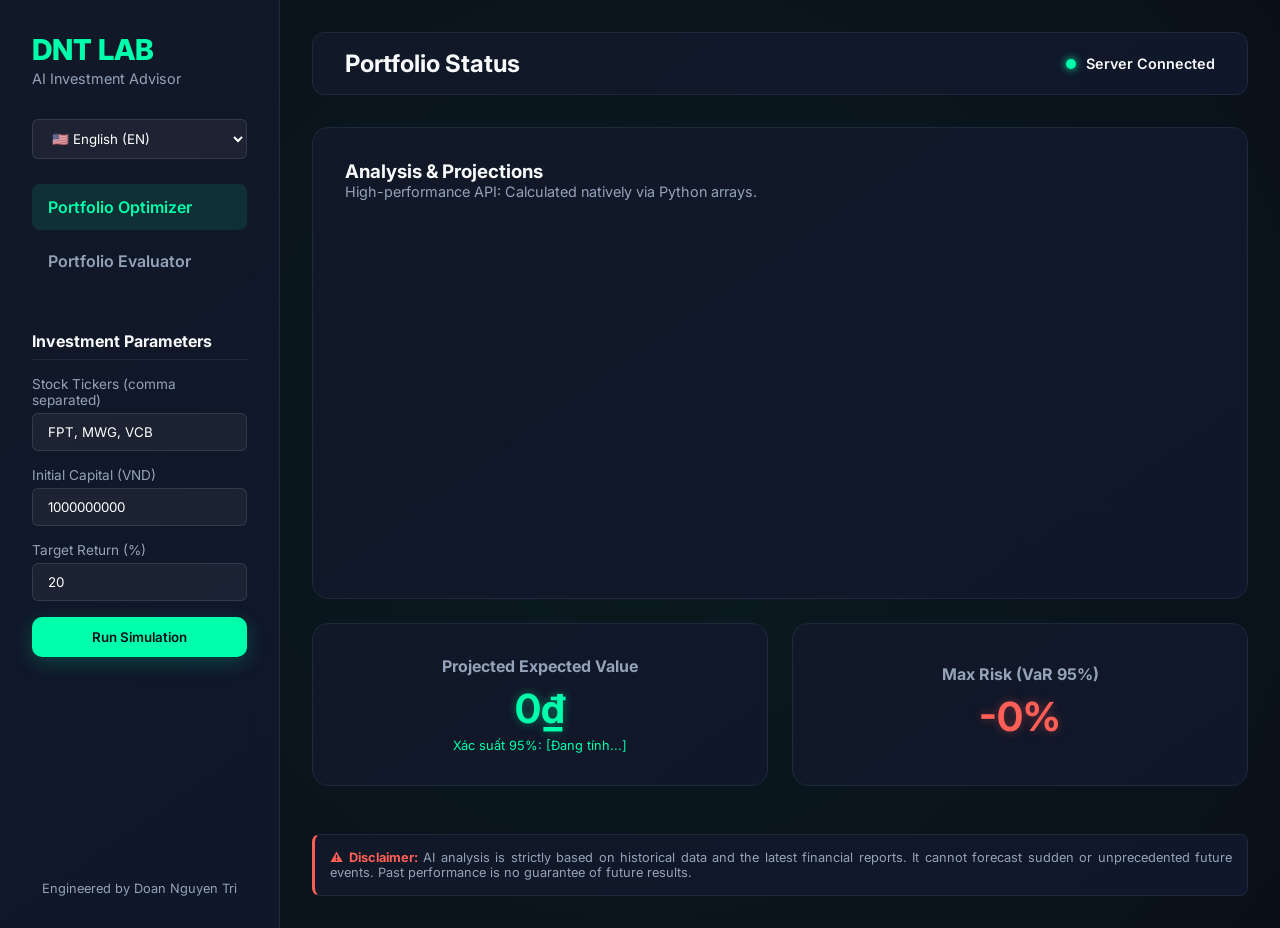
<file: dnt_quant_lab/frontend/index.html>
<!DOCTYPE html>
<html lang="en">
<head>
    <meta charset="UTF-8">
    <meta name="viewport" content="width=device-width, initial-scale=1.0">
    <title>DNT Quant Lab</title>
    <link rel="stylesheet" href="style.css">
    <!-- Import Plotly.js for frontend chart rendering -->
    <script src="https://cdn.plot.ly/plotly-2.35.2.min.js" charset="utf-8"></script>
    <link href="https://fonts.googleapis.com/css2?family=Inter:wght@300;400;600;700;800&display=swap" rel="stylesheet">
</head>
<body>
    <div class="background-effect"></div>
    
    <div class="dashboard-container">
        <!-- Sidebar -->
        <aside class="sidebar glass-panel">
            <h1 class="logo">DNT LAB</h1>
            <p class="subtitle" data-i18n="subtitle">AI Investment Advisor</p>
            
            <div style="margin-bottom: 25px;">
                <select id="lang-selector" class="glass-input" style="width: 100%; cursor: pointer;">
                    <option value="en" selected>🇺🇸 English (EN)</option>
                    <option value="vi">🇻🇳 Tiếng Việt (VI)</option>
                </select>
            </div>
            
            <nav class="nav-menu">
                <a href="#" class="nav-item active" data-i18n="nav_opt">Portfolio Optimizer</a>
                <a href="#" class="nav-item" data-i18n="nav_eval">Portfolio Evaluator</a>
            </nav>
            
            <div class="user-inputs">
                <!-- Mode 1: Optimizer -->
                <div id="mode-optimizer">
                    <h3 data-i18n="params_title">Investment Parameters</h3>
                <div class="input-group">
                    <label data-i18n="label_tickers">Mã Cổ phiếu (Cách nhau bởi dấu phẩy)</label>
                    <input type="text" id="tickers-input" placeholder="e.g. FPT, MWG, VCB" class="glass-input" data-i18n-ph="ph_tickers" value="FPT, MWG, VCB">
                </div>
                <div class="input-group">
                    <label data-i18n="label_capital">Initial Capital (VND)</label>
                    <input type="number" id="capital-input" placeholder="e.g. 1,000,000,000" class="glass-input" data-i18n-ph="ph_capital" value="1000000000">
                </div>
                <div class="input-group">
                    <label data-i18n="label_return">Target Return (%)</label>
                    <input type="number" id="target-return" placeholder="20%" class="glass-input" value="20">
                </div>
                <div style="display: flex; gap: 10px; margin-top: 1rem;">
                    <button class="action-btn" id="run-btn" data-i18n="btn_run" style="flex: 1; margin-top: 0;">Run Simulation</button>
                    <button class="action-btn" id="stress-btn" data-i18n="btn_stress" style="background-color: var(--neon-alert); margin-top: 0; display: none;" title="VNI -50 điểm rớt">🔥 Stress Test</button>
                </div>
                </div>

                <!-- Mode 2: Evaluator -->
                <div id="mode-evaluator" style="display: none;">
                    <h3 data-i18n="eval_title">My Custom Portfolio</h3>
                    
                    <div id="holdings-list" style="margin-bottom: 10px;">
                        <!-- Dynamic rows will go here -->
                        <div class="holding-row" style="display: flex; gap: 5px; margin-bottom: 5px;">
                            <input type="text" class="glass-input t-input" placeholder="Ticker (VD: SHB)" style="width: 50%;">
                            <input type="number" class="glass-input v-input" placeholder="Qty (Khối lượng)" style="width: 50%;">
                        </div>
                    </div>
                    
                    <button id="add-holding-btn" style="background: transparent; border: 1px dashed var(--text-muted); color: var(--text-muted); width: 100%; border-radius: 6px; padding: 5px; cursor: pointer; margin-bottom: 15px;" data-i18n="btn_add_stock">+ Thêm mã</button>
                    
                    <div id="live-capital-container" style="text-align: right; margin-bottom: 15px; padding: 10px; background: rgba(0,255,170,0.05); border-radius: 6px; border-right: 3px solid var(--neon);">
                        <span style="color: var(--text-muted); font-size: 0.8rem;" data-i18n="live_capital_label">Tổng Vốn Ước Tính</span><br>
                        <strong id="live-capital-display" style="color: var(--neon); font-size: 1.2rem;">0₫</strong>
                    </div>

                    <div class="input-group">
                        <label data-i18n="label_timeframe">Timeframe (Kỳ hạn)</label>
                        <select id="timeframe-select" class="glass-input">
                            <option value="21" data-i18n="tf_1m">1 Tháng (21 Ngày GD)</option>
                            <option value="63" data-i18n="tf_3m" selected>3 Tháng (63 Ngày GD)</option>
                            <option value="126" data-i18n="tf_6m">6 Tháng (126 Kh GD)</option>
                            <option value="252" data-i18n="tf_1y">1 Năm (252 Ngày GD)</option>
                        </select>
                    </div>
                    
                    <button class="action-btn" id="eval-btn" data-i18n="btn_eval" style="width: 100%;">Evaluate Portfolio 🔍</button>
                    
                </div>
            </div>
            
            <p class="footer-text">Engineered by Doan Nguyen Tri</p>
        </aside>

        <!-- Main Content -->
        <main class="main-content">
            <header class="top-nav glass-panel">
                <h2 data-i18n="main_title">Portfolio Status</h2>
                <div class="status-indicator">
                    <span class="status-dot green"></span>
                    <span id="api-status" data-i18n="status_connected">Server Connected</span>
                </div>
            </header>
            
            <div class="bento-grid">
                <!-- Data Card -->
                <div class="card glass-panel span-2" id="main-chart-card">
                    <h3 data-i18n="chart_title">Efficient Frontier (Demo)</h3>
                    <p class="caption" data-i18n="chart_desc">High-performance charts rendered natively via Python API.</p>
                    <div id="chart-container" style="width: 100%; height: 350px;">
                        <!-- Plotly chart will be injected here -->
                    </div>
                </div>
                
                <!-- Metric Cards -->
                <div class="card glass-panel metric-card">
                    <h4 data-i18n="metric_proj">Projected Value</h4>
                    <h2 class="neon-text" id="display-capital" style="margin-bottom: 5px;">0₫</h2>
                    <p class="caption" id="ci-text" style="font-size: 0.8rem; margin: 0; color: #00ffaa;">Xác suất 95%: [Đang tính...]</p>
                </div>
                <div class="card glass-panel metric-card">
                    <h4 data-i18n="metric_risk">Max Risk (VaR)</h4>
                    <h2 class="neon-alert" id="display-risk" style="margin-bottom: 5px;">-0%</h2>
                    <p class="caption" id="stress-text" style="font-size: 0.8rem; margin: 0; color: var(--neon-alert); display: none;">Sập -5% VNI: Bốc hơi 0₫</p>
                </div>

                <!-- Backtest Card -->
                <div class="card glass-panel span-2" id="backtest-card" style="display: none; animation: ai-card-appear 0.5s ease both;">
                    <h3 data-i18n="backtest_title">Historical Performance (Backtest)</h3>
                    <p class="caption" id="backtest-desc" data-i18n="backtest_desc">Lợi nhuận tích lũy của danh mục so với VNINDEX trong quá khứ.</p>
                    <div id="backtest-chart-container" style="width: 100%; height: 350px;"></div>
                </div>

                <!-- Asset Allocation Card -->
                <div class="card glass-panel span-2" id="pie-card" style="display: none; animation: ai-card-appear 0.5s ease both;">
                    <h3 data-i18n="allocation_title">Optimal Asset Allocation</h3>
                    <p class="caption" id="pie-desc" data-i18n="allocation_desc">Tỉ trọng phân bổ vốn chi tiết cho từng mã cổ phiếu.</p>
                    <div id="pie-chart-container" style="width: 100%; height: 350px;"></div>
                </div>

                <!-- Raw Prices Card -->
                <div class="card glass-panel" id="raw-prices-card" style="display: none; animation: ai-card-appear 0.5s ease both;">
                    <h3 data-i18n="raw_price_title">Bảng Giá Đóng cửa</h3>
                    <p class="caption" style="font-size: 0.8rem; margin-top: 2px; margin-bottom: 0px; color: var(--text-muted);">
                        <span data-i18n="last_updated">Cập nhật lần cuối: </span>
                        <strong id="timestamp-date" style="color: var(--neon);">--</strong>
                    </p>
                    <div class="table-responsive" style="margin-top: 15px; max-height: 250px; overflow-y: auto;">

                        <table style="width: 100%; text-align: left; border-collapse: collapse;">
                            <thead>
                                <tr style="border-bottom: 1px solid rgba(255,255,255,0.1); color: var(--text-muted); font-size: 0.9rem;">
                                    <th style="padding: 8px;">Mã CP</th>
                                    <th style="padding: 8px;">Giá Hiện Hành</th>
                                </tr>
                            </thead>
                            <tbody id="raw-prices-tbody" style="font-size: 0.95rem;">
                                <!-- JS Injected -->
                            </tbody>
                        </table>
                    </div>
                </div>

                <!-- Advanced Metrics Card -->
                <div class="card glass-panel" id="advanced-metrics-card" style="display: none; animation: ai-card-appear 0.5s ease both;">
                    <h3 data-i18n="adv_metrics_title">Chỉ số Quant Nâng cao</h3>
                    <div class="metrics-grid" style="display: grid; grid-template-columns: 1fr 1fr; gap: 15px; margin-top: 15px;">
                        <div class="metric-box" style="background: rgba(255,255,255,0.03); padding: 10px; border-radius: 8px;">
                            <span class="caption" style="font-size: 0.75rem;">Beta (vs VNINDEX)</span><br>
                            <strong id="metric-beta" class="neon-text">--</strong>
                        </div>
                        <div class="metric-box" style="background: rgba(255,255,255,0.03); padding: 10px; border-radius: 8px;">
                            <span class="caption" style="font-size: 0.75rem;">Sortino Ratio</span><br>
                            <strong id="metric-sortino" style="color: #00B8FF;">--</strong>
                        </div>
                        <div class="metric-box" style="background: rgba(255,255,255,0.03); padding: 10px; border-radius: 8px;">
                            <span class="caption" style="font-size: 0.75rem;">Treynor Ratio</span><br>
                            <strong id="metric-treynor" style="color: #F59E0B;">--</strong>
                        </div>
                        <div class="metric-box" style="background: rgba(255,255,255,0.03); padding: 10px; border-radius: 8px;">
                            <span class="caption" style="font-size: 0.75rem;">R-Squared</span><br>
                            <strong id="metric-rsq" style="color: #8B5CF6;">--</strong>
                        </div>
                        <div class="metric-box" style="background: rgba(255,255,255,0.03); padding: 10px; border-radius: 8px;">
                            <span class="caption" style="font-size: 0.75rem;">Calmar Ratio</span><br>
                            <strong id="metric-calmar" style="color: white;">--</strong>
                        </div>
                        <div class="metric-box" style="background: rgba(255,255,255,0.03); padding: 10px; border-radius: 8px;">
                            <span class="caption" style="font-size: 0.75rem;">Max Drawdown</span><br>
                            <strong id="metric-mdd" class="neon-alert">--</strong>
                        </div>
                    </div>
                </div>

                <!-- AI Advice Panel — full width, auto-triggered after simulation -->
                <div class="card glass-panel span-2 ai-advice-card" id="ai-advice-card" style="display: none;">
                    <div class="ai-panel-header">
                        <div>
                            <h3 class="ai-panel-title">
                                <span class="ai-gem-icon">✦</span>
                                <span data-i18n="ai_title">Gemini AI — Lời khuyên Đầu tư</span>
                            </h3>
                            <p class="caption" data-i18n="ai_subtitle">Phân tích chuyên sâu dựa trên 10.000 kịch bản Monte Carlo</p>
                        </div>
                        <div class="ai-badge" id="ai-badge">
                            <span class="ai-badge-dot"></span>
                            <span id="ai-badge-text" data-i18n="ai_analyzing">Đang phân tích...</span>
                        </div>
                    </div>
                    <div class="ai-divider"></div>
                    <div class="ai-body">
                        <!-- Loading skeleton -->
                        <div class="ai-loading" id="ai-loading">
                            <div class="ai-loading-dots">
                                <span></span><span></span><span></span>
                            </div>
                            <span data-i18n="ai_thinking">Gemini đang phân tích dữ liệu...</span>
                        </div>
                        <!-- Actual AI text output -->
                        <div class="ai-text" id="ai-text"></div>
                    </div>
                </div>

            </div><!-- /.bento-grid -->

            <!-- AI Disclaimer -->
            <div class="disclaimer-note glass-panel" style="margin-top: 1rem; padding: 15px; border-radius: 8px; font-size: 0.8rem; color: var(--text-muted); text-align: justify; border-left: 3px solid var(--neon-alert);">
                <strong style="color: var(--neon-alert);" data-i18n="disclaimer_title">⚠️ Disclaimer:</strong> <span data-i18n="ai_disclaimer">AI analysis is strictly based on historical data...</span>
            </div>
        </main>
    </div>

    <script src="script.js"></script>
</body>
</html>
</file>
<file: dnt_quant_lab/frontend/style.css>
/* Base Styles */
:root {
    --bg-color: #0b0f19;
    --card-bg: linear-gradient(145deg, #111827, #0f172a);
    --card-border: #1e293b;
    --text-main: #f8fafc;
    --text-muted: #94a3b8;
    --neon-green: #00ffaa;
    --neon-alert: #ff5f56;
    --font-family: 'Inter', sans-serif;
}

* { box-sizing: border-box; margin: 0; padding: 0; }

body {
    background-color: var(--bg-color);
    color: var(--text-main);
    font-family: var(--font-family);
    min-height: 100vh;
    overflow-x: hidden;
}

/* Background Animated Gradient Mesh */
.background-effect {
    position: fixed;
    top: -50%;
    left: -50%;
    width: 200%;
    height: 200%;
    background: radial-gradient(circle at center, rgba(0, 255, 170, 0.05) 0%, transparent 60%);
    z-index: -1;
    pointer-events: none;
    animation: drift 20s infinite linear;
}
@keyframes drift { 0% { transform: rotate(0deg); } 100% { transform: rotate(360deg); } }

/* Layout Grid */
.dashboard-container {
    display: grid;
    grid-template-columns: 280px 1fr;
    min-height: 100vh;
}

/* Glassmorphism Panel */
.glass-panel {
    background: var(--card-bg);
    border: 1px solid var(--card-border);
    transition: all 0.3s ease;
}

/* Sidebar */
.sidebar {
    padding: 2rem;
    display: flex;
    flex-direction: column;
    border-right-width: 1px;
    border-right-style: solid;
    border-top: none;
    border-bottom: none;
    border-left: none;
}
.logo { font-weight: 800; color: var(--neon-green); font-size: 1.8rem; margin-bottom: 0.2rem; }
.subtitle { color: var(--text-muted); font-size: 0.9rem; margin-bottom: 2rem; }

.nav-menu { display: flex; flex-direction: column; gap: 0.5rem; margin-bottom: 3rem; }
.nav-item {
    text-decoration: none;
    color: var(--text-muted);
    padding: 0.8rem 1rem;
    border-radius: 8px;
    font-weight: 600;
    transition: all 0.2s ease;
}
.nav-item:hover, .nav-item.active {
    background: rgba(0, 255, 170, 0.1);
    color: var(--neon-green);
}

.user-inputs h3 { font-size: 1rem; margin-bottom: 1rem; border-bottom: 1px solid var(--card-border); padding-bottom: 0.5rem; }
.input-group { margin-bottom: 1rem; display: flex; flex-direction: column; gap: 0.3rem;}
.input-group label { font-size: 0.85rem; color: var(--text-muted); }

/* Gen-Z Input Styles */
.glass-input {
    background: rgba(255, 255, 255, 0.05);
    border: 1px solid rgba(255, 255, 255, 0.1);
    color: white;
    padding: 10px 15px;
    border-radius: 6px;
    font-family: inherit;
    outline: none;
    transition: border 0.2s, box-shadow 0.2s;
}
.glass-input:focus {
    border-color: var(--neon-green);
    box-shadow: 0 0 10px rgba(0, 255, 170, 0.2);
}

.action-btn {
    margin-top: 1rem;
    background-color: var(--neon-green);
    color: var(--bg-color);
    font-weight: 600;
    font-family: inherit;
    border: none;
    padding: 12px;
    border-radius: 10px;
    cursor: pointer;
    box-shadow: 0 5px 20px rgba(0, 255, 170, 0.2);
    transition: transform 0.2s, box-shadow 0.2s;
}
.action-btn:hover {
    transform: translateY(-2px);
    box-shadow: 0 6px 20px rgba(0, 255, 170, 0.5);
}
.action-btn:active { transform: translateY(0); }

.footer-text { margin-top: auto; font-size: 0.8rem; color: var(--text-muted); text-align: center; }

/* Main Content */
.main-content {
    padding: 2rem;
    display: flex;
    flex-direction: column;
    gap: 2rem;
}

.top-nav {
    display: flex;
    justify-content: space-between;
    align-items: center;
    padding: 1rem 2rem;
    border-radius: 12px;
}

.status-indicator { display: flex; align-items: center; gap: 10px; font-weight: 600; font-size: 0.9rem; }
.status-dot { width: 10px; height: 10px; border-radius: 50%; }
.status-dot.green { background: var(--neon-green); box-shadow: 0 0 8px var(--neon-green); }

/* Bento Grid */
.bento-grid {
    display: grid;
    grid-template-columns: repeat(2, 1fr);
    gap: 1.5rem;
}
.card {
    padding: 2rem;
    border-radius: 16px;
}
.card:hover {
    border-color: rgba(0, 255, 170, 0.3);
    box-shadow: 0 8px 30px rgba(0,0,0, 0.5);
    transform: translateY(-5px);
}
.card.span-2 { grid-column: span 2; }
.caption { color: var(--text-muted); font-size: 0.9rem; margin-bottom: 1rem; }

.metric-card { text-align: center; display: flex; flex-direction: column; justify-content: center; align-items: center; }
.metric-card h4 { color: var(--text-muted); font-size: 1rem; margin-bottom: 0.5rem; }
.neon-text { font-size: 2.5rem; color: var(--neon-green); text-shadow: 0 0 10px rgba(0, 255, 170, 0.4); }
.neon-alert { font-size: 2.5rem; color: var(--neon-alert); text-shadow: 0 0 10px rgba(255, 85, 85, 0.4); }

/* ═══════════════════════════════════════════════════
   AI ADVICE PANEL
═══════════════════════════════════════════════════ */

.ai-advice-card {
    border: 1px solid rgba(139, 92, 246, 0.3);
    background: linear-gradient(145deg, #0f0c1a, #130f22);
    transition: all 0.4s ease;
    animation: ai-card-appear 0.5s ease both;
}

@keyframes ai-card-appear {
    from { opacity: 0; transform: translateY(20px); }
    to   { opacity: 1; transform: translateY(0); }
}

.ai-advice-card:hover {
    border-color: rgba(139, 92, 246, 0.6);
    box-shadow: 0 8px 40px rgba(139, 92, 246, 0.2);
    transform: translateY(-3px);
}

/* Header */
.ai-panel-header {
    display: flex;
    justify-content: space-between;
    align-items: flex-start;
    margin-bottom: 0.8rem;
}

.ai-panel-title {
    font-size: 1.1rem;
    font-weight: 700;
    color: var(--text-main);
    display: flex;
    align-items: center;
    gap: 0.5rem;
    margin-bottom: 0.2rem;
}

.ai-gem-icon {
    color: #a78bfa;
    font-size: 1.2rem;
    animation: gem-pulse 2s ease-in-out infinite;
    display: inline-block;
}

@keyframes gem-pulse {
    0%, 100% { transform: scale(1); opacity: 1; }
    50%       { transform: scale(1.2); opacity: 0.7; }
}

/* Status Badge */
.ai-badge {
    display: flex;
    align-items: center;
    gap: 6px;
    background: rgba(139, 92, 246, 0.12);
    border: 1px solid rgba(139, 92, 246, 0.3);
    border-radius: 20px;
    padding: 4px 12px;
    font-size: 0.78rem;
    color: #a78bfa;
    white-space: nowrap;
    transition: all 0.3s ease;
}

.ai-badge-dot {
    width: 7px;
    height: 7px;
    border-radius: 50%;
    background: #a78bfa;
    animation: badge-blink 1.2s ease-in-out infinite;
    flex-shrink: 0;
}

@keyframes badge-blink {
    0%, 100% { opacity: 1; box-shadow: 0 0 6px #a78bfa; }
    50%       { opacity: 0.3; box-shadow: none; }
}

.ai-badge.done {
    background: rgba(0, 255, 170, 0.1);
    border-color: rgba(0, 255, 170, 0.3);
    color: var(--neon-green);
}
.ai-badge.done .ai-badge-dot {
    background: var(--neon-green);
    animation: none;
    box-shadow: 0 0 6px var(--neon-green);
}

/* Divider */
.ai-divider {
    height: 1px;
    background: linear-gradient(to right, rgba(139, 92, 246, 0.5), transparent);
    margin-bottom: 1.2rem;
}

/* Body / Loading */
.ai-body { min-height: 80px; }

.ai-loading {
    display: flex;
    align-items: center;
    gap: 12px;
    color: var(--text-muted);
    font-size: 0.9rem;
    padding: 1rem 0;
}

.ai-loading-dots {
    display: flex;
    gap: 5px;
}

.ai-loading-dots span {
    width: 8px;
    height: 8px;
    border-radius: 50%;
    background: #a78bfa;
    animation: dot-bounce 1.4s ease-in-out infinite both;
}
.ai-loading-dots span:nth-child(2) { animation-delay: 0.2s; }
.ai-loading-dots span:nth-child(3) { animation-delay: 0.4s; }

@keyframes dot-bounce {
    0%, 80%, 100% { transform: scale(0.6); opacity: 0.4; }
    40%           { transform: scale(1.1); opacity: 1; }
}

/* AI Text Content */
.ai-text {
    color: #cbd5e1;
    line-height: 1.85;
    font-size: 0.95rem;
    white-space: pre-wrap;
}

.ai-text strong { color: #e2e8f0; font-weight: 700; }
.ai-text em     { color: #a78bfa; }
.ai-text h2, .ai-text h3, .ai-text h4 { color: #f1f5f9; margin: 1rem 0 0.4rem; }
.ai-text ul, .ai-text ol { margin: 0.3rem 0 0.3rem 1.2rem; }
.ai-text li { margin-bottom: 0.2rem; }
.ai-text hr  { border: none; border-top: 1px solid rgba(255,255,255,0.08); margin: 1rem 0; }
.ai-text blockquote {
    border-left: 3px solid rgba(139, 92, 246, 0.5);
    padding-left: 1rem;
    color: var(--text-muted);
    font-style: italic;
    margin: 0.5rem 0;
}

/* Blinking cursor while streaming */
.ai-cursor {
    display: inline-block;
    width: 2px;
    height: 1em;
    background: #a78bfa;
    margin-left: 2px;
    vertical-align: text-bottom;
    animation: cursor-blink 0.7s step-end infinite;
}

@keyframes cursor-blink {
    0%, 100% { opacity: 1; }
    50%       { opacity: 0; }
}
</file>
